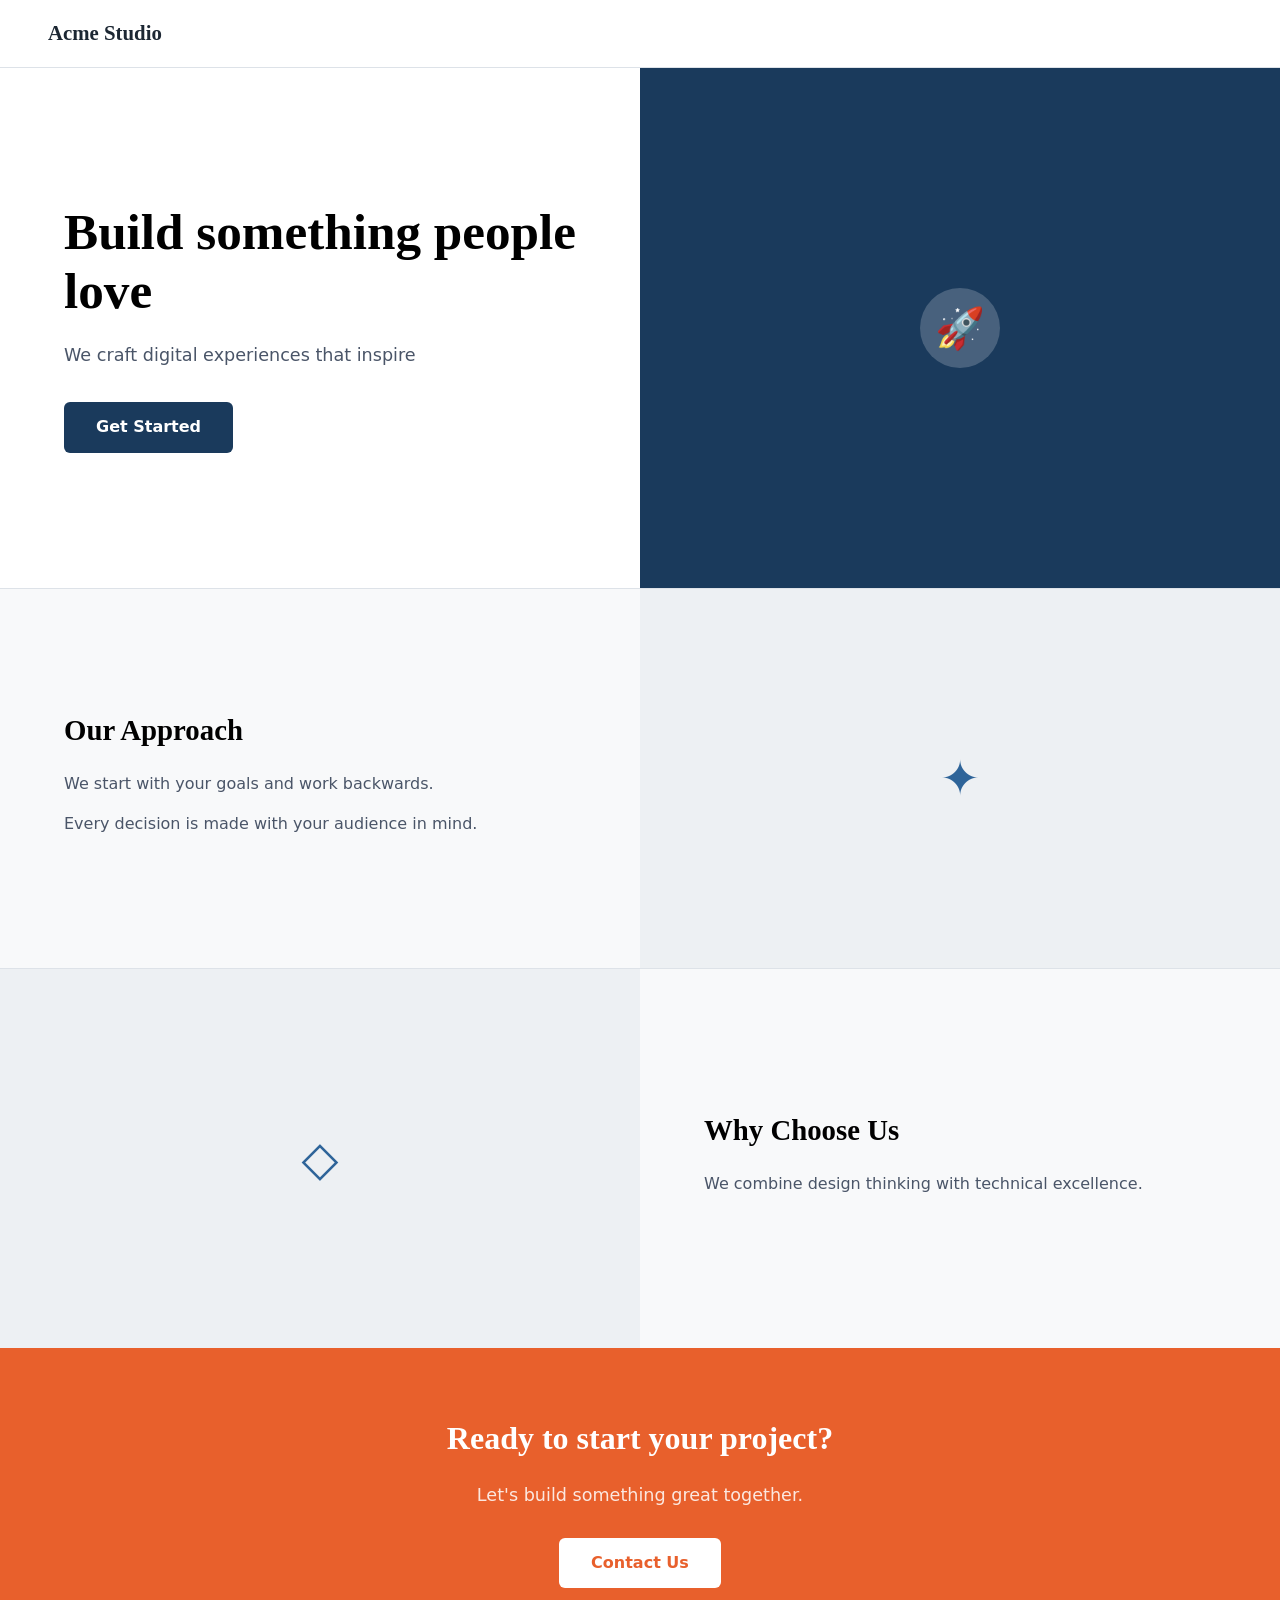
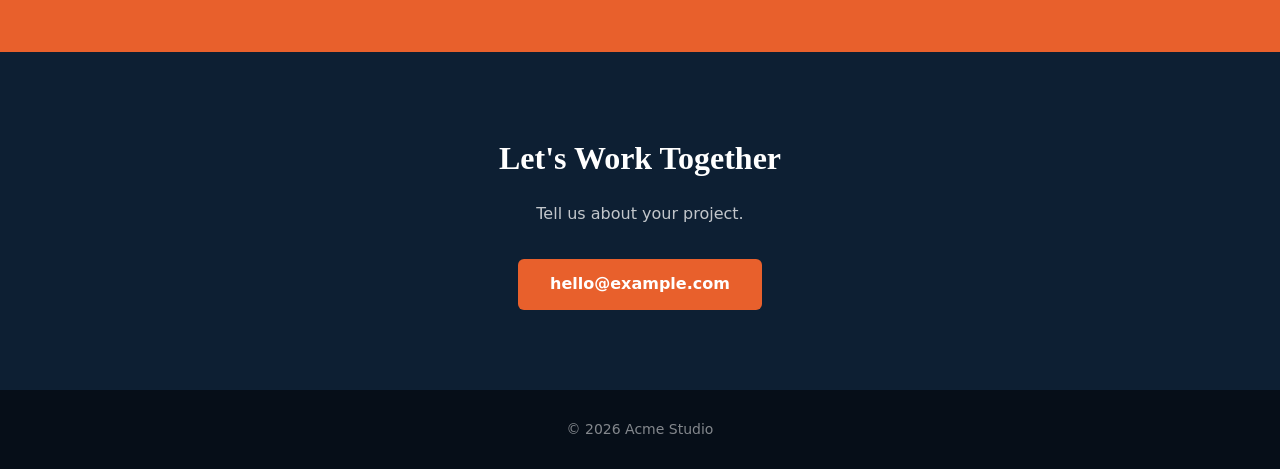
<file: themes/split/preview.html>
<!DOCTYPE html>
<html lang="en">
<head>
	<meta name="generator" content="Hugo 0.164.0">
  <meta charset="UTF-8">
  <meta name="viewport" content="width=device-width, initial-scale=1.0">
  <title>Acme Studio</title>
  <meta name="description" content="Creative studio delivering modern websites">
  <style>:root {
  --color-primary: #1A3A5C;
  --color-primary-light: #2E6499;
  --color-primary-dark: #0D1F33;
  --color-accent: #E8602C;
  --color-accent-light: #F28B5E;
  --color-accent-dark: #B03A14;
  --color-background: #F8F9FA;
  --color-background-muted: #EDF0F3;
  --color-surface: #FFFFFF;
  --color-surface-light: #FFFFFF;
  --color-surface-dark: #DDE2E8;
  --color-text: #1C2733;
  --color-text-light: #4A5568;
  --color-text-dark: #0D141C;
  --color-text-deeper: #000000;
  --color-section-dark: #0D1F33;
  --color-section-footer: #060E18;
  --font-heading: 'Georgia', serif;
  --font-body: system-ui, -apple-system, sans-serif;
  --border-radius: 6px;
}

*, *::before, *::after { box-sizing: border-box; margin: 0; padding: 0; }
html { scroll-behavior: smooth; }
body { font-family: var(--font-body); background: var(--color-background); color: var(--color-text); line-height: 1.65; }
a { color: var(--color-primary); text-decoration: none; }
a:hover { text-decoration: underline; }
img { max-width: 100%; height: auto; display: block; }

.site-nav {
  position: sticky; top: 0; z-index: 100;
  background: var(--color-surface);
  border-bottom: 1px solid var(--color-surface-dark);
  padding: 0 3rem; display: flex; align-items: center;
  justify-content: space-between; height: 68px;
}
.site-nav .brand { font-family: var(--font-heading); font-size: 1.3rem; font-weight: 700; color: var(--color-text); }
.site-nav .nav-links { display: flex; gap: 2.5rem; list-style: none; }
.site-nav .nav-links a { color: var(--color-text-light); font-size: 0.95rem; letter-spacing: 0.01em; }
.site-nav .nav-links a:hover { color: var(--color-primary); text-decoration: none; }

/* Split hero */
.section-hero {
  display: grid; grid-template-columns: 1fr 1fr; min-height: 520px;
}
.section-hero .hero-text {
  padding: 5rem 4rem;
  display: flex; flex-direction: column; justify-content: center;
  background: var(--color-surface);
}
.section-hero h1 {
  font-family: var(--font-heading);
  font-size: clamp(2rem, 4vw, 3.2rem);
  line-height: 1.15; color: var(--color-text-deeper);
  margin-bottom: 1.25rem;
}
.section-hero .tagline { font-size: 1.1rem; color: var(--color-text-light); margin-bottom: 2rem; max-width: 440px; }
.section-hero .hero-visual {
  background: var(--color-primary);
  display: flex; align-items: center; justify-content: center;
  min-height: 340px; overflow: hidden;
}
.section-hero .hero-visual img { width: 100%; height: 100%; object-fit: cover; }
.hero-placeholder {
  width: 80px; height: 80px; border-radius: 50%;
  background: rgba(255,255,255,0.2);
  display: flex; align-items: center; justify-content: center;
  font-size: 2.5rem;
}

.btn {
  display: inline-block; padding: 0.75rem 2rem;
  background: var(--color-primary); color: #fff;
  border-radius: var(--border-radius); font-weight: 600;
  transition: background 0.2s; width: fit-content;
}
.btn:hover { background: var(--color-primary-dark); text-decoration: none; color: #fff; }
.btn-accent { background: var(--color-accent); }
.btn-accent:hover { background: var(--color-accent-dark); }

/* Alternating rows */
.section-row {
  display: grid; grid-template-columns: 1fr 1fr;
  min-height: 380px; border-top: 1px solid var(--color-surface-dark);
}
.section-row.reverse { direction: rtl; }
.section-row.reverse > * { direction: ltr; }
.section-row .row-text {
  padding: 4rem; display: flex; flex-direction: column; justify-content: center;
}
.section-row h2 {
  font-family: var(--font-heading); font-size: 1.8rem;
  color: var(--color-text-deeper); margin-bottom: 1rem;
}
.section-row p { color: var(--color-text-light); line-height: 1.75; margin-bottom: 0.75rem; }
.section-row .row-visual {
  background: var(--color-background-muted);
  display: flex; align-items: center; justify-content: center;
  font-size: 3rem; color: var(--color-primary-light);
}

/* CTA banner */
.section-cta {
  background: var(--color-accent);
  padding: 4rem 3rem; text-align: center;
}
.section-cta h2 {
  font-family: var(--font-heading); font-size: 2rem;
  color: #fff; margin-bottom: 1rem;
}
.section-cta p { color: rgba(255,255,255,0.85); margin-bottom: 1.75rem; font-size: 1.1rem; }
.section-cta .btn { background: #fff; color: var(--color-accent); }
.section-cta .btn:hover { background: var(--color-background-muted); }

/* Contact */
.section-contact {
  background: var(--color-section-dark);
  padding: 5rem 3rem; text-align: center;
}
.section-contact h2 {
  font-family: var(--font-heading); font-size: 2rem;
  color: #fff; margin-bottom: 1rem;
}
.section-contact p { color: rgba(255,255,255,0.75); margin-bottom: 2rem; }
.section-contact .btn { background: var(--color-accent); color: #fff; }
.section-contact .btn:hover { background: var(--color-accent-dark); }

.site-footer {
  background: var(--color-section-footer); color: rgba(255,255,255,0.5);
  text-align: center; padding: 1.75rem; font-size: 0.875rem;
}

@media (max-width: 768px) {
  .section-hero { grid-template-columns: 1fr; }
  .section-hero .hero-visual { min-height: 220px; }
  .section-hero .hero-text { padding: 3rem 1.5rem; }
  .section-row { grid-template-columns: 1fr; }
  .section-row .row-visual { min-height: 180px; }
  .section-row .row-text { padding: 2.5rem 1.5rem; }
  .site-nav { padding: 0 1.25rem; }
  .site-nav .nav-links { display: none; }
}
</style>
  
</head>
<body>
  <nav class="site-nav">
    <a href="/" class="brand">Acme Studio</a>
    <ul class="nav-links">
      
    </ul>
  </nav>
  
<section id="hero" class="section-hero">
  <div class="hero-text">
    <h1>Build something people love</h1>
    <p class="tagline">We craft digital experiences that inspire</p>
    <a href="#contact" class="btn">Get Started</a>
  </div>
  <div class="hero-visual">
    
    <div class="hero-placeholder">🚀</div>
    
  </div>
</section>



<section id="section-0" class="section-row">
  <div class="row-text">
    <h2>Our Approach</h2>
    <p>We start with your goals and work backwards.</p><p>Every decision is made with your audience in mind.</p>
    
  </div>
  <div class="row-visual">✦</div>
</section>

<section id="section-1" class="section-row reverse">
  <div class="row-text">
    <h2>Why Choose Us</h2>
    <p>We combine design thinking with technical excellence.</p>
    
  </div>
  <div class="row-visual">◇</div>
</section>




<section class="section-cta">
  <h2>Ready to start your project?</h2>
  <p>Let&#39;s build something great together.</p>
  <a href="#contact" class="btn">Contact Us</a>
</section>


<section id="contact" class="section-contact">
  <h2>Let&#39;s Work Together</h2>
  <p>Tell us about your project.</p>
  
  <a href="mailto:hello@example.com" class="btn">hello@example.com</a>
  
</section>


  <footer class="site-footer">
  <p>© 2026 Acme Studio</p>
</footer>

</body>
</html>
</file>
